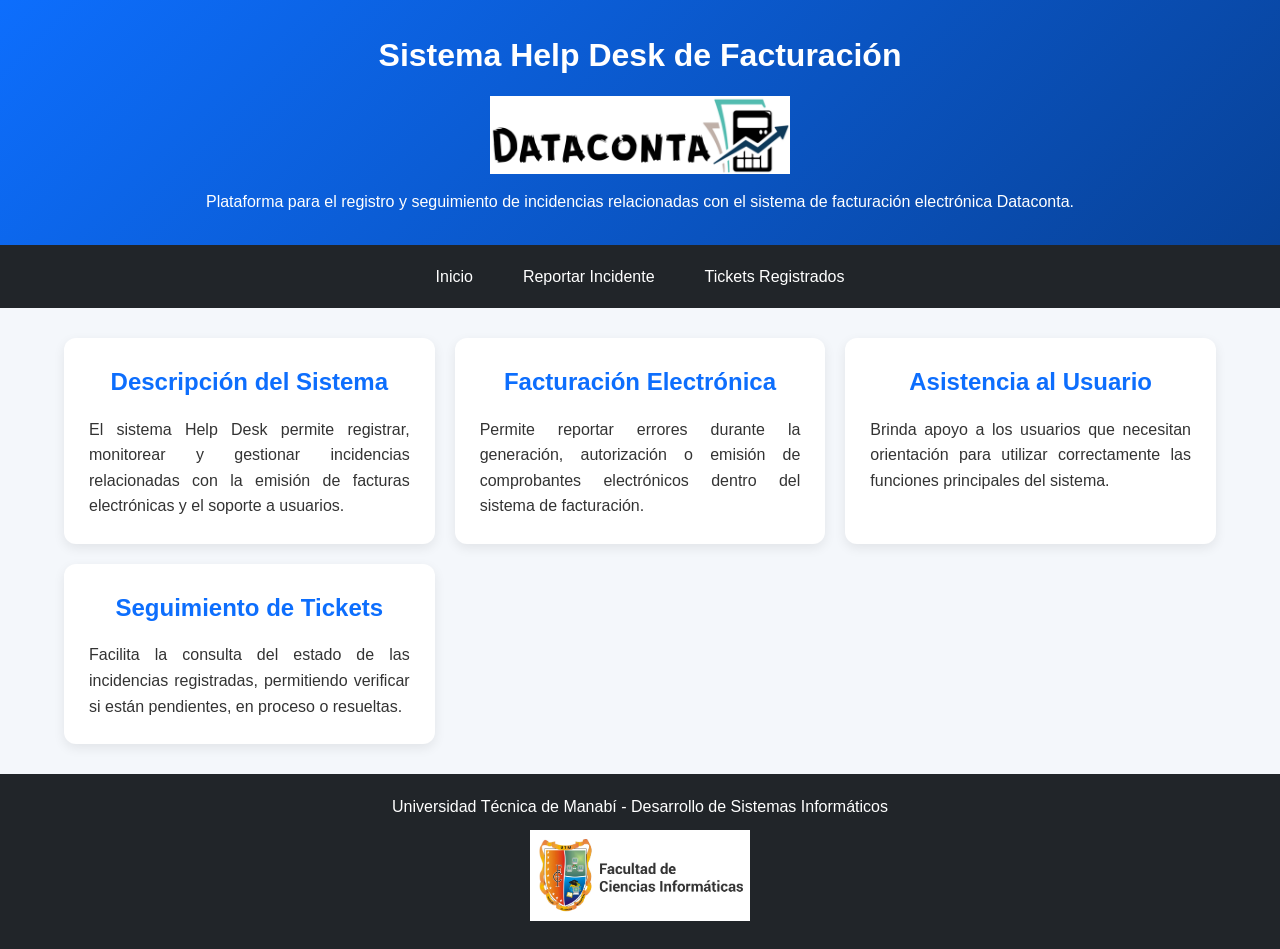
<file: index.html>
<!DOCTYPE html>
<html lang="es">

<head>
    <meta charset="UTF-8">
    <meta name="viewport" content="width=device-width, initial-scale=1.0">
    <title>Help Desk Facturación</title>
    <link rel="stylesheet" href="estilos.css">
</head>

<body>

    <header>
        <h1>Sistema Help Desk de Facturación</h1>

        <img src="LogoDataconta.png"
             alt="Logo Dataconta"
             class="logo">

        <p>
            Plataforma para el registro y seguimiento de incidencias relacionadas con
            el sistema de facturación electrónica Dataconta.
        </p>
    </header>

    <nav>
        <ul>
            <li><a href="index.html">Inicio</a></li>
            <li><a href="reportar.html">Reportar Incidente</a></li>
            <li><a href="tickets.html">Tickets Registrados</a></li>
        </ul>
    </nav>

    <main class="dashboard">

        <article class="card">
            <h2>Descripción del Sistema</h2>

            <p>
                El sistema Help Desk permite registrar, monitorear y gestionar
                incidencias relacionadas con la emisión de facturas electrónicas y el
                soporte a usuarios.
            </p>
        </article>

        <article class="card">
            <h2>Facturación Electrónica</h2>

            <p>
                Permite reportar errores durante la generación, autorización o emisión
                de comprobantes electrónicos dentro del sistema de facturación.
            </p>
        </article>

        <article class="card">
            <h2>Asistencia al Usuario</h2>

            <p>
                Brinda apoyo a los usuarios que necesitan orientación para utilizar
                correctamente las funciones principales del sistema.
            </p>
        </article>

        <article class="card">
            <h2>Seguimiento de Tickets</h2>

            <p>
                Facilita la consulta del estado de las incidencias registradas,
                permitiendo verificar si están pendientes, en proceso o resueltas.
            </p>
        </article>

    </main>

    <footer>
        <p>
            Universidad Técnica de Manabí - Desarrollo de Sistemas Informáticos
        </p>

        <img src="LogoUTM.jpg"
             alt="Logo Universidad Técnica de Manabí"
             class="logo-footer">
    </footer>

</body>
</html>
</file>
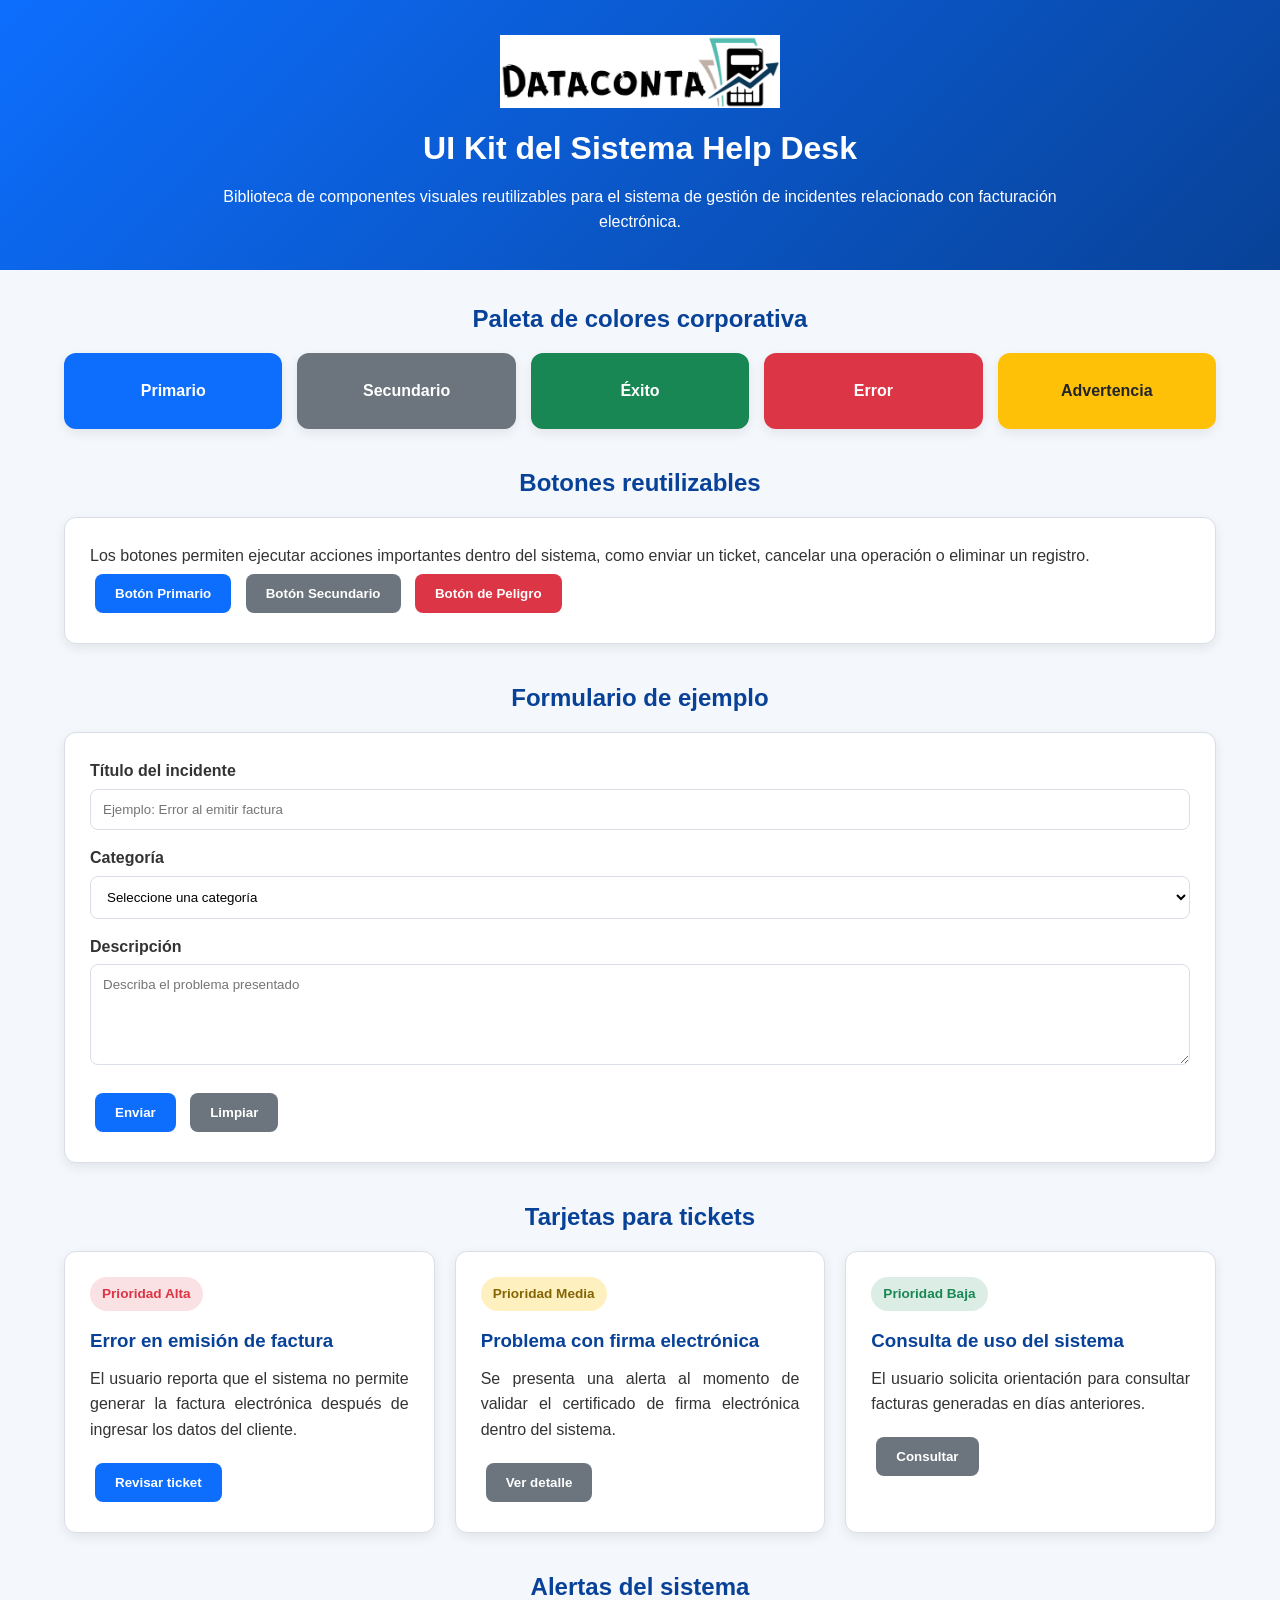
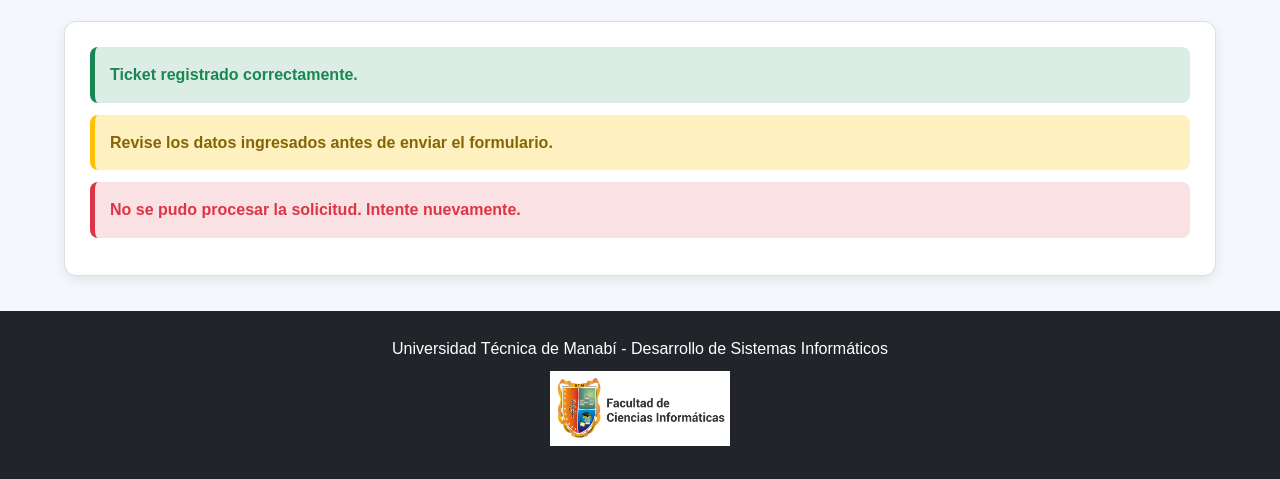
<file: actividad5-ui-kit/index.html>
<!DOCTYPE html>
<html lang="es">

<head>
    <meta charset="UTF-8">
    <meta name="viewport" content="width=device-width, initial-scale=1.0">
    <title>UI Kit - Help Desk Facturación</title>
    <link rel="stylesheet" href="style.css">
</head>

<body>

    <header class="encabezado">
        <img src="../LogoDataconta.png"
             alt="Logo Dataconta"
             class="logo">

        <h1>UI Kit del Sistema Help Desk</h1>

        <p>
            Biblioteca de componentes visuales reutilizables para el sistema de gestión
            de incidentes relacionado con facturación electrónica.
        </p>
    </header>

    <main class="contenedor">

        <section class="seccion">
            <h2>Paleta de colores corporativa</h2>

            <article class="grid-colores">
                <div class="color-box color-primario">Primario</div>
                <div class="color-box color-secundario">Secundario</div>
                <div class="color-box color-exito">Éxito</div>
                <div class="color-box color-error">Error</div>
                <div class="color-box color-advertencia">Advertencia</div>
            </article>
        </section>

        <section class="seccion">
            <h2>Botones reutilizables</h2>

            <article class="card">
                <p>
                    Los botones permiten ejecutar acciones importantes dentro del sistema,
                    como enviar un ticket, cancelar una operación o eliminar un registro.
                </p>

                <button class="btn btn-primario">Botón Primario</button>
                <button class="btn btn-secundario">Botón Secundario</button>
                <button class="btn btn-peligro">Botón de Peligro</button>
            </article>
        </section>

        <section class="seccion">
            <h2>Formulario de ejemplo</h2>

            <article class="card">
                <form class="formulario">

                    <label for="titulo">Título del incidente</label>
                    <input type="text"
                           id="titulo"
                           name="titulo"
                           placeholder="Ejemplo: Error al emitir factura"
                           required>

                    <label for="categoria">Categoría</label>
                    <select id="categoria"
                            name="categoria"
                            required>
                        <option value="">Seleccione una categoría</option>
                        <option value="facturacion">Errores de facturación</option>
                        <option value="firma">Firma electrónica</option>
                        <option value="plataforma">Fallos en la plataforma</option>
                    </select>

                    <label for="descripcion">Descripción</label>
                    <textarea id="descripcion"
                              name="descripcion"
                              rows="5"
                              placeholder="Describa el problema presentado"
                              required></textarea>

                    <button type="submit" class="btn btn-primario">Enviar</button>
                    <button type="reset" class="btn btn-secundario">Limpiar</button>

                </form>
            </article>
        </section>

        <section class="seccion">
            <h2>Tarjetas para tickets</h2>

            <article class="grid-tarjetas">

                <div class="card ticket-card">
                    <span class="badge badge-alta">Prioridad Alta</span>
                    <h3>Error en emisión de factura</h3>
                    <p>
                        El usuario reporta que el sistema no permite generar la factura
                        electrónica después de ingresar los datos del cliente.
                    </p>
                    <button class="btn btn-primario">Revisar ticket</button>
                </div>

                <div class="card ticket-card">
                    <span class="badge badge-media">Prioridad Media</span>
                    <h3>Problema con firma electrónica</h3>
                    <p>
                        Se presenta una alerta al momento de validar el certificado de
                        firma electrónica dentro del sistema.
                    </p>
                    <button class="btn btn-secundario">Ver detalle</button>
                </div>

                <div class="card ticket-card">
                    <span class="badge badge-baja">Prioridad Baja</span>
                    <h3>Consulta de uso del sistema</h3>
                    <p>
                        El usuario solicita orientación para consultar facturas generadas
                        en días anteriores.
                    </p>
                    <button class="btn btn-secundario">Consultar</button>
                </div>

            </article>
        </section>

        <section class="seccion">
            <h2>Alertas del sistema</h2>

            <article class="card">
                <p class="alerta alerta-exito">
                    Ticket registrado correctamente.
                </p>

                <p class="alerta alerta-advertencia">
                    Revise los datos ingresados antes de enviar el formulario.
                </p>

                <p class="alerta alerta-error">
                    No se pudo procesar la solicitud. Intente nuevamente.
                </p>
            </article>
        </section>

    </main>

    <footer class="pie">
        <p>
            Universidad Técnica de Manabí - Desarrollo de Sistemas Informáticos
        </p>

        <img src="../LogoUTM.jpg"
             alt="Logo Universidad Técnica de Manabí"
             class="logo-footer">
    </footer>

</body>
</html>
</file>
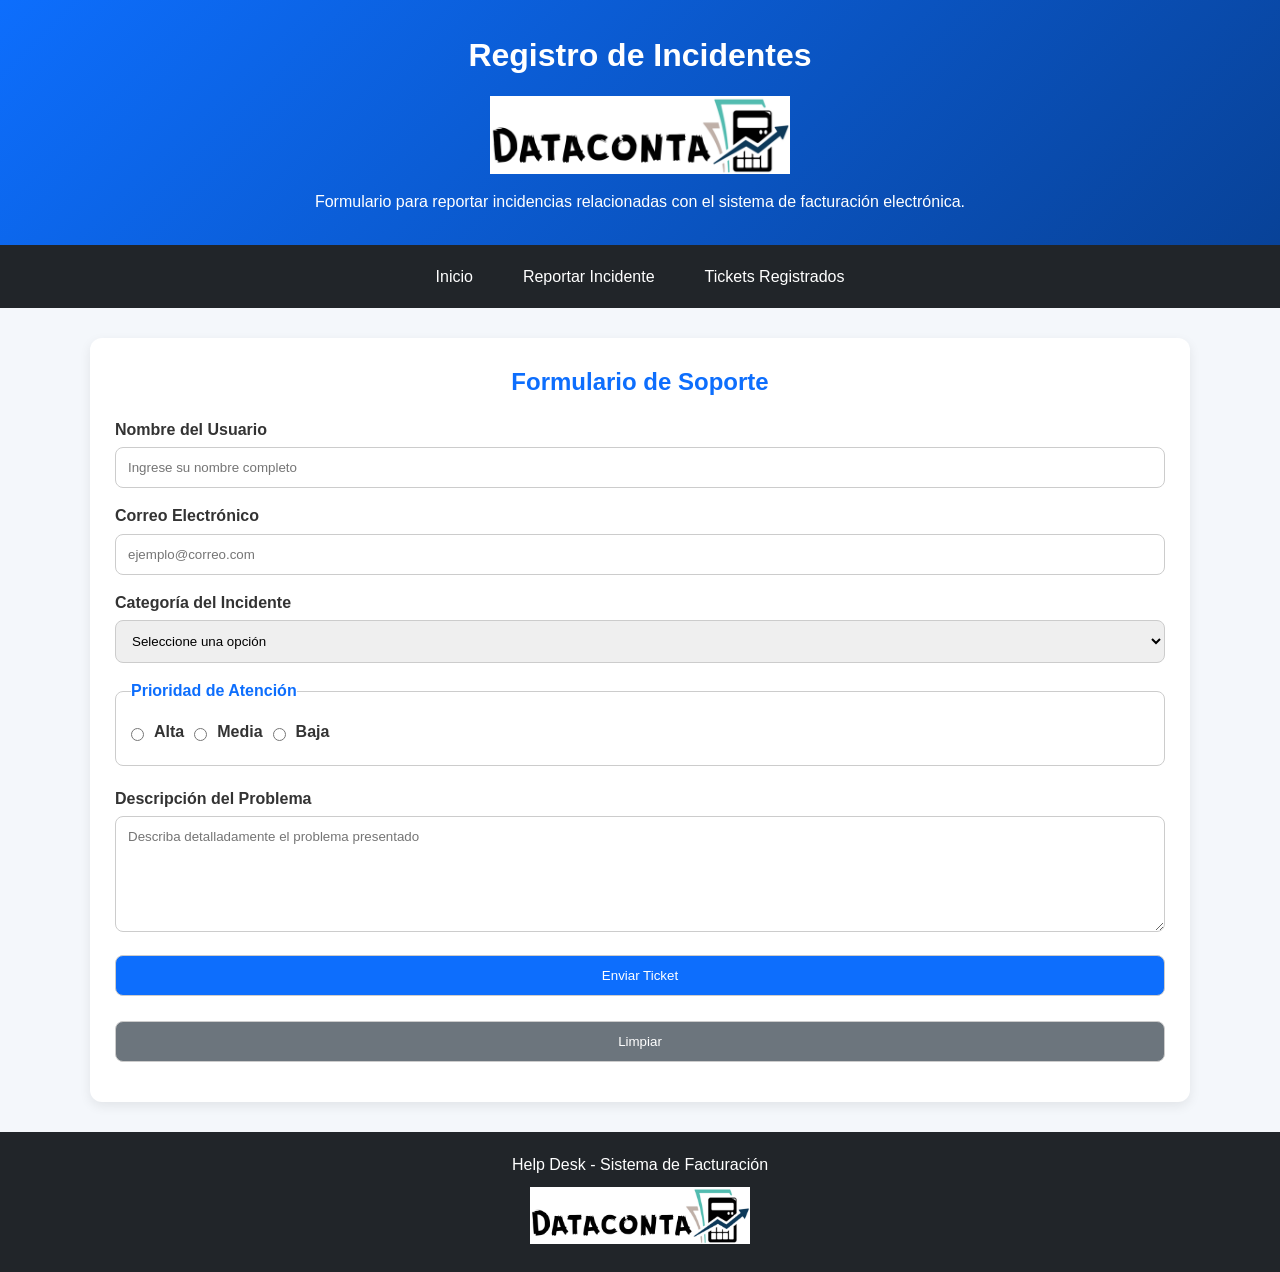
<file: reportar.html>
<!DOCTYPE html>
<html lang="es">

<head>
    <meta charset="UTF-8">
    <meta name="viewport" content="width=device-width, initial-scale=1.0">
    <title>Reportar Incidente</title>
    <link rel="stylesheet" href="estilos.css">
</head>

<body>

    <header>
        <h1>Registro de Incidentes</h1>

        <img src="LogoDataconta.png"
             alt="Logo Dataconta"
             class="logo">

        <p>
            Formulario para reportar incidencias relacionadas con el sistema de
            facturación electrónica.
        </p>
    </header>

    <nav>
        <ul>
            <li><a href="index.html">Inicio</a></li>
            <li><a href="reportar.html">Reportar Incidente</a></li>
            <li><a href="tickets.html">Tickets Registrados</a></li>
        </ul>
    </nav>

    <main class="contenedor">

        <section class="card">

            <h2>Formulario de Soporte</h2>

            <form action="#" method="post" class="formulario">

                <label for="nombre">Nombre del Usuario</label>
                <input type="text"
                       id="nombre"
                       name="nombre"
                       placeholder="Ingrese su nombre completo"
                       required>

                <label for="correo">Correo Electrónico</label>
                <input type="email"
                       id="correo"
                       name="correo"
                       placeholder="ejemplo@correo.com"
                       required>

                <label for="categoria">Categoría del Incidente</label>
                <select id="categoria"
                        name="categoria"
                        required>
                    <option value="">Seleccione una opción</option>
                    <option value="errores-facturacion">Errores de Facturación</option>
                    <option value="fallos-plataforma">Fallos en la Plataforma</option>
                    <option value="firma-electronica">Firma Electrónica</option>
                    <option value="recuperacion-usuario">Recuperación de Usuario</option>
                </select>

                <fieldset>
                    <legend>Prioridad de Atención</legend>

                    <div class="opciones-radio">
                        <input type="radio"
                               id="prioridad-alta"
                               name="prioridad"
                               value="alta"
                               required>
                        <label for="prioridad-alta">Alta</label>

                        <input type="radio"
                               id="prioridad-media"
                               name="prioridad"
                               value="media">
                        <label for="prioridad-media">Media</label>

                        <input type="radio"
                               id="prioridad-baja"
                               name="prioridad"
                               value="baja">
                        <label for="prioridad-baja">Baja</label>
                    </div>
                </fieldset>

                <label for="descripcion">Descripción del Problema</label>
                <textarea id="descripcion"
                          name="descripcion"
                          rows="6"
                          placeholder="Describa detalladamente el problema presentado"
                          required></textarea>

                <div class="acciones-formulario">
                    <input type="submit"
                           value="Enviar Ticket"
                           class="btn">

                    <input type="reset"
                           value="Limpiar"
                           class="btn btn-secundario">
                </div>

            </form>

        </section>

    </main>

    <footer>
        <p>
            Help Desk - Sistema de Facturación
        </p>

        <img src="LogoDataconta.png"
             alt="Logo Dataconta"
             class="logo-footer">
    </footer>

</body>
</html>
</file>
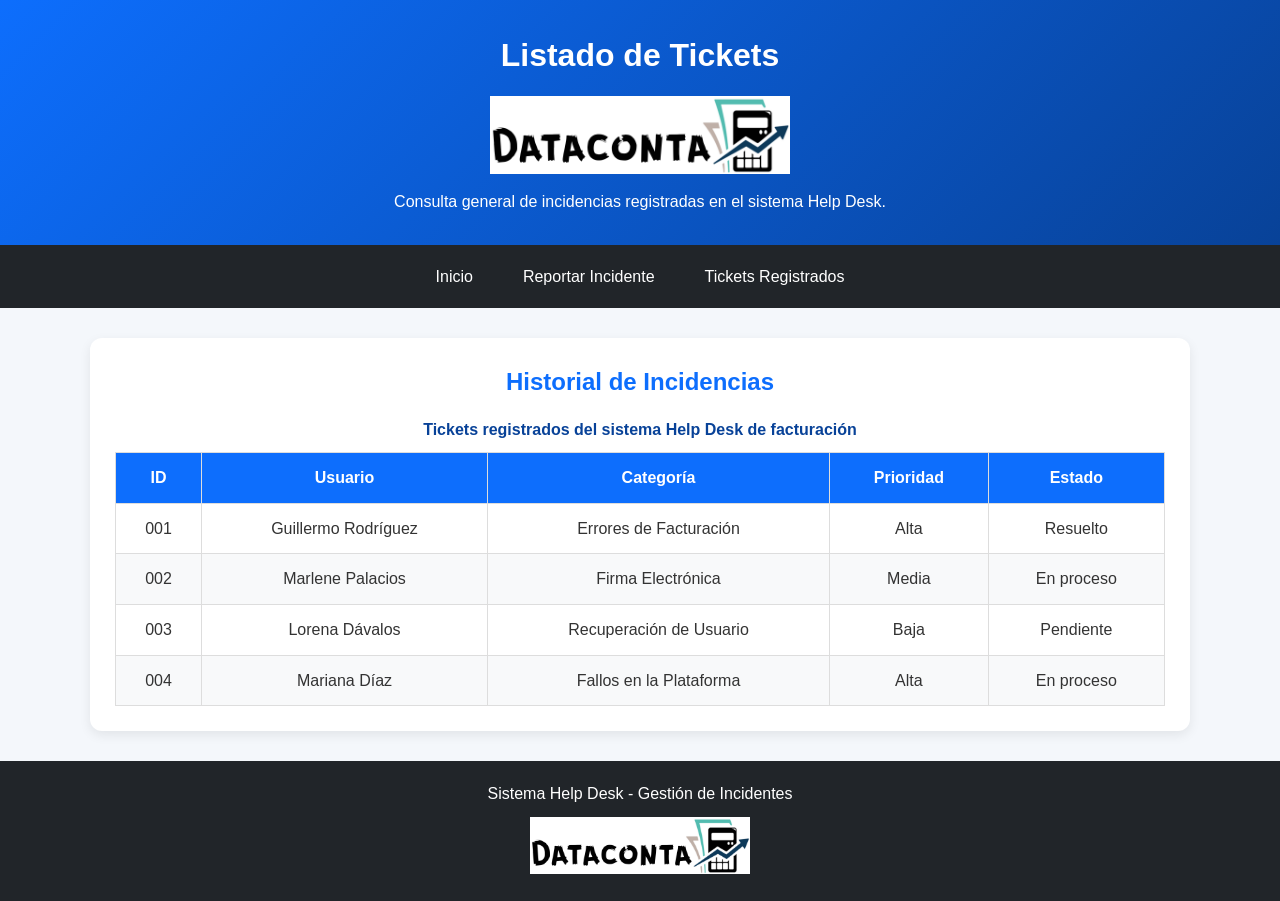
<file: tickets.html>
<!DOCTYPE html>
<html lang="es">

<head>
    <meta charset="UTF-8">
    <meta name="viewport" content="width=device-width, initial-scale=1.0">
    <title>Tickets Registrados</title>
    <link rel="stylesheet" href="estilos.css">
</head>

<body>

    <header>
        <h1>Listado de Tickets</h1>

        <img src="LogoDataconta.png"
             alt="Logo Dataconta"
             class="logo">

        <p>
            Consulta general de incidencias registradas en el sistema Help Desk.
        </p>
    </header>

    <nav>
        <ul>
            <li><a href="index.html">Inicio</a></li>
            <li><a href="reportar.html">Reportar Incidente</a></li>
            <li><a href="tickets.html">Tickets Registrados</a></li>
        </ul>
    </nav>

    <main class="contenedor">

        <section class="card">

            <h2>Historial de Incidencias</h2>

            <div class="tabla-responsive">

                <table>
                    <caption>
                        Tickets registrados del sistema Help Desk de facturación
                    </caption>

                    <thead>
                        <tr>
                            <th>ID</th>
                            <th>Usuario</th>
                            <th>Categoría</th>
                            <th>Prioridad</th>
                            <th>Estado</th>
                        </tr>
                    </thead>

                    <tbody>
                        <tr>
                            <td>001</td>
                            <td>Guillermo Rodríguez</td>
                            <td>Errores de Facturación</td>
                            <td>Alta</td>
                            <td>Resuelto</td>
                        </tr>

                        <tr>
                            <td>002</td>
                            <td>Marlene Palacios</td>
                            <td>Firma Electrónica</td>
                            <td>Media</td>
                            <td>En proceso</td>
                        </tr>

                        <tr>
                            <td>003</td>
                            <td>Lorena Dávalos</td>
                            <td>Recuperación de Usuario</td>
                            <td>Baja</td>
                            <td>Pendiente</td>
                        </tr>

                        <tr>
                            <td>004</td>
                            <td>Mariana Díaz</td>
                            <td>Fallos en la Plataforma</td>
                            <td>Alta</td>
                            <td>En proceso</td>
                        </tr>
                    </tbody>
                </table>

            </div>

        </section>

    </main>

    <footer>
        <p>
            Sistema Help Desk - Gestión de Incidentes
        </p>

        <img src="LogoDataconta.png"
             alt="Logo Dataconta"
             class="logo-footer">
    </footer>

</body>
</html>
</file>
<file: estilos.css>
/* ==========================
   RESET GENERAL
========================== */

* {
    margin: 0;
    padding: 0;
    box-sizing: border-box;
}

/* ==========================
   CUERPO
========================== */

body {
    font-family: "Segoe UI", Tahoma, Geneva, Verdana, sans-serif;
    background: #f4f7fb;
    color: #333;
    line-height: 1.6;
}

/* ==========================
   HEADER
========================== */

header {
    background: linear-gradient(135deg, #0d6efd, #084298);
    color: white;
    text-align: center;
    padding: 30px 20px;
    box-shadow: 0 3px 10px rgba(0, 0, 0, 0.2);
}

header h1 {
    margin-bottom: 15px;
    font-size: 2rem;
}

header p {
    max-width: 900px;
    margin: 10px auto 0;
}

/* ==========================
   LOGOS
========================== */

.logo {
    width: 300px;
    max-width: 100%;
    display: block;
    margin: 15px auto;
}

.logo-footer {
    width: 220px;
    max-width: 100%;
    margin-top: 10px;
}

/* ==========================
   MENÚ CON FLEXBOX
========================== */

nav {
    background: #212529;
    position: sticky;
    top: 0;
    z-index: 100;
}

nav ul {
    list-style: none;
    display: flex;
    justify-content: center;
    flex-wrap: wrap;
}

nav ul li {
    margin: 5px;
}

nav ul li a {
    color: white;
    text-decoration: none;
    padding: 14px 20px;
    display: block;
    transition: 0.3s;
    border-radius: 5px;
}

nav ul li a:hover {
    background: #0d6efd;
}

/* ==========================
   CONTENEDOR GENERAL
========================== */

.contenedor {
    width: 90%;
    max-width: 1100px;
    margin: 30px auto;
}

/* ==========================
   DASHBOARD CON CSS GRID
========================== */

.dashboard {
    display: grid;
    grid-template-columns: repeat(auto-fit, minmax(280px, 1fr));
    gap: 20px;
    width: 90%;
    max-width: 1200px;
    margin: 30px auto;
}

/* ==========================
   TARJETAS DEL UI KIT
========================== */

.card {
    background: white;
    padding: 25px;
    border-radius: 12px;
    box-shadow: 0 4px 12px rgba(0, 0, 0, 0.08);
    transition: 0.3s;
}

.card:hover {
    transform: translateY(-5px);
}

.card h2 {
    color: #0d6efd;
    margin-bottom: 15px;
    text-align: center;
}

.card p {
    text-align: justify;
}

/* ==========================
   FORMULARIO
========================== */

.formulario {
    width: 100%;
}

.formulario label {
    font-weight: bold;
    display: block;
    margin-bottom: 5px;
}

.formulario input:not([type="radio"]),
.formulario select,
.formulario textarea {
    width: 100%;
    padding: 12px;
    margin-bottom: 15px;
    border: 1px solid #ccc;
    border-radius: 8px;
    font-family: inherit;
}

.formulario input:focus,
.formulario select:focus,
.formulario textarea:focus {
    border-color: #0d6efd;
    outline: none;
}

fieldset {
    border: 1px solid #ccc;
    border-radius: 8px;
    padding: 15px;
    margin-bottom: 20px;
}

legend {
    font-weight: bold;
    color: #0d6efd;
}

.opciones-radio {
    display: flex;
    gap: 10px;
    flex-wrap: wrap;
    align-items: center;
}

textarea {
    resize: vertical;
}

.acciones-formulario {
    display: flex;
    gap: 10px;
    flex-wrap: wrap;
}

/* ==========================
   BOTONES
========================== */

.btn {
    background: #0d6efd;
    color: white;
    border: none;
    padding: 12px 20px;
    border-radius: 8px;
    cursor: pointer;
    transition: 0.3s;
}

.btn:hover {
    background: #084298;
}

.btn-secundario {
    background: #6c757d;
}

.btn-secundario:hover {
    background: #495057;
}

/* ==========================
   TABLAS
========================== */

.tabla-responsive {
    width: 100%;
    overflow-x: auto;
}

table {
    width: 100%;
    border-collapse: collapse;
    background: white;
}

caption {
    font-weight: bold;
    color: #084298;
    margin-bottom: 10px;
}

table th {
    background: #0d6efd;
    color: white;
}

table th,
table td {
    border: 1px solid #ddd;
    padding: 12px;
    text-align: center;
}

tbody tr:nth-child(even) {
    background: #f8f9fa;
}

tbody tr:hover {
    background: #e9f2ff;
}

/* ==========================
   FOOTER
========================== */

footer {
    background: #212529;
    color: white;
    text-align: center;
    padding: 20px;
    margin-top: 30px;
}

/* ==========================
   MEDIA QUERY PARA TABLET
========================== */

@media (max-width: 768px) {

    nav ul {
        flex-direction: column;
        align-items: center;
    }

    .dashboard {
        grid-template-columns: 1fr;
        width: 95%;
    }

    .contenedor {
        width: 95%;
    }

    .logo {
        width: 220px;
    }

    .logo-footer {
        width: 160px;
    }

    .opciones-radio {
        flex-direction: column;
        align-items: flex-start;
    }
}

/* ==========================
   MEDIA QUERY PARA MÓVIL
========================== */

@media (max-width: 480px) {

    header {
        padding: 20px 15px;
    }

    header h1 {
        font-size: 1.5rem;
    }

    nav ul li a {
        width: 100%;
        text-align: center;
    }

    .card {
        padding: 18px;
    }

    table {
        font-size: 14px;
    }

    .acciones-formulario {
        flex-direction: column;
    }

    .btn {
        width: 100%;
    }
}
</file>
<file: actividad5-ui-kit/style.css>
/* ==================================================
   DESIGN SYSTEM - UI KIT HELP DESK FACTURACIÓN
   Actividad 5 - CSS3 puro
================================================== */

/* Variables CSS corporativas */
:root {
    --color-primario: #0d6efd;
    --color-primario-oscuro: #084298;
    --color-secundario: #6c757d;
    --color-exito: #198754;
    --color-error: #dc3545;
    --color-advertencia: #ffc107;
    --color-fondo: #f4f7fb;
    --color-texto: #333333;
    --color-blanco: #ffffff;
    --color-borde: #d9dee7;
    --sombra-suave: 0 4px 12px rgba(0, 0, 0, 0.08);
    --radio-borde: 12px;
    --tipografia-base: "Segoe UI", Tahoma, Geneva, Verdana, sans-serif;
}

/* Modelo de cajas obligatorio */
* {
    margin: 0;
    padding: 0;
    box-sizing: border-box;
}

/* Estructura general */
body {
    font-family: var(--tipografia-base);
    background: var(--color-fondo);
    color: var(--color-texto);
    line-height: 1.6;
}

/* Encabezado */
.encabezado {
    background: linear-gradient(135deg, var(--color-primario), var(--color-primario-oscuro));
    color: var(--color-blanco);
    text-align: center;
    padding: 35px 20px;
}

.encabezado h1 {
    margin-bottom: 10px;
    font-size: 2rem;
}

.encabezado p {
    max-width: 850px;
    margin: 0 auto;
}

/* Logos */
.logo {
    width: 280px;
    max-width: 100%;
    display: block;
    margin: 0 auto 15px;
}

.logo-footer {
    width: 180px;
    max-width: 100%;
    margin-top: 10px;
}

/* Contenedor */
.contenedor {
    width: 90%;
    max-width: 1200px;
    margin: 30px auto;
}

/* Secciones */
.seccion {
    margin-bottom: 35px;
}

.seccion h2 {
    color: var(--color-primario-oscuro);
    margin-bottom: 15px;
    text-align: center;
}

/* Paleta de colores */
.grid-colores {
    display: grid;
    grid-template-columns: repeat(auto-fit, minmax(160px, 1fr));
    gap: 15px;
}

.color-box {
    color: var(--color-blanco);
    padding: 25px;
    border-radius: var(--radio-borde);
    text-align: center;
    font-weight: bold;
    box-shadow: var(--sombra-suave);
}

.color-primario {
    background: var(--color-primario);
}

.color-secundario {
    background: var(--color-secundario);
}

.color-exito {
    background: var(--color-exito);
}

.color-error {
    background: var(--color-error);
}

.color-advertencia {
    background: var(--color-advertencia);
    color: #212529;
}

/* Tarjetas reutilizables */
.card {
    background: var(--color-blanco);
    padding: 25px;
    border-radius: var(--radio-borde);
    box-shadow: var(--sombra-suave);
    border: 1px solid var(--color-borde);
}

.card:hover {
    transform: translateY(-3px);
    transition: 0.3s;
}

.ticket-card h3 {
    margin-top: 15px;
    margin-bottom: 10px;
    color: var(--color-primario-oscuro);
}

.ticket-card p {
    margin-bottom: 15px;
    text-align: justify;
}

/* Grid de tarjetas */
.grid-tarjetas {
    display: grid;
    grid-template-columns: repeat(auto-fit, minmax(260px, 1fr));
    gap: 20px;
}

/* Botones reutilizables */
.btn {
    border: none;
    padding: 12px 20px;
    border-radius: 8px;
    cursor: pointer;
    font-family: inherit;
    font-weight: 600;
    margin: 5px;
    transition: 0.3s;
}

.btn:focus {
    outline: 3px solid rgba(13, 110, 253, 0.35);
    outline-offset: 2px;
}

.btn-primario {
    background: var(--color-primario);
    color: var(--color-blanco);
}

.btn-primario:hover {
    background: var(--color-primario-oscuro);
}

.btn-secundario {
    background: var(--color-secundario);
    color: var(--color-blanco);
}

.btn-secundario:hover {
    background: #495057;
}

.btn-peligro {
    background: var(--color-error);
    color: var(--color-blanco);
}

.btn-peligro:hover {
    background: #a71d2a;
}

/* Formularios */
.formulario {
    width: 100%;
}

.formulario label {
    display: block;
    font-weight: bold;
    margin-bottom: 5px;
}

/* Selector avanzado por tipo de atributo */
.formulario input[type="text"],
.formulario select,
.formulario textarea {
    width: 100%;
    padding: 12px;
    margin-bottom: 15px;
    border: 1px solid var(--color-borde);
    border-radius: 8px;
    font-family: inherit;
    background: var(--color-blanco);
}

.formulario input[type="text"]:focus,
.formulario select:focus,
.formulario textarea:focus {
    border-color: var(--color-primario);
    box-shadow: 0 0 0 3px rgba(13, 110, 253, 0.18);
    outline: none;
}

textarea {
    resize: vertical;
}

/* Badges o etiquetas de prioridad */
.badge {
    display: inline-block;
    padding: 6px 12px;
    border-radius: 50px;
    font-size: 0.85rem;
    font-weight: bold;
}

.badge-alta {
    background: rgba(220, 53, 69, 0.15);
    color: var(--color-error);
}

.badge-media {
    background: rgba(255, 193, 7, 0.25);
    color: #856404;
}

.badge-baja {
    background: rgba(25, 135, 84, 0.15);
    color: var(--color-exito);
}

/* Alertas */
.alerta {
    padding: 15px;
    border-radius: 8px;
    margin-bottom: 12px;
    font-weight: 600;
}

.alerta-exito {
    background: rgba(25, 135, 84, 0.15);
    color: var(--color-exito);
    border-left: 5px solid var(--color-exito);
}

.alerta-advertencia {
    background: rgba(255, 193, 7, 0.25);
    color: #856404;
    border-left: 5px solid var(--color-advertencia);
}

.alerta-error {
    background: rgba(220, 53, 69, 0.15);
    color: var(--color-error);
    border-left: 5px solid var(--color-error);
}

/* Pie de página */
.pie {
    background: #212529;
    color: var(--color-blanco);
    text-align: center;
    padding: 25px;
    margin-top: 30px;
}

/* Responsive para tablets */
@media (max-width: 768px) {
    .encabezado h1 {
        font-size: 1.7rem;
    }

    .contenedor {
        width: 95%;
    }

    .grid-colores,
    .grid-tarjetas {
        grid-template-columns: 1fr;
    }

    .logo {
        width: 220px;
    }
}

/* Responsive para móviles */
@media (max-width: 480px) {
    .encabezado {
        padding: 25px 15px;
    }

    .encabezado h1 {
        font-size: 1.4rem;
    }

    .card {
        padding: 18px;
    }

    .btn {
        width: 100%;
        margin: 6px 0;
    }

    .logo-footer {
        width: 140px;
    }
}
</file>
